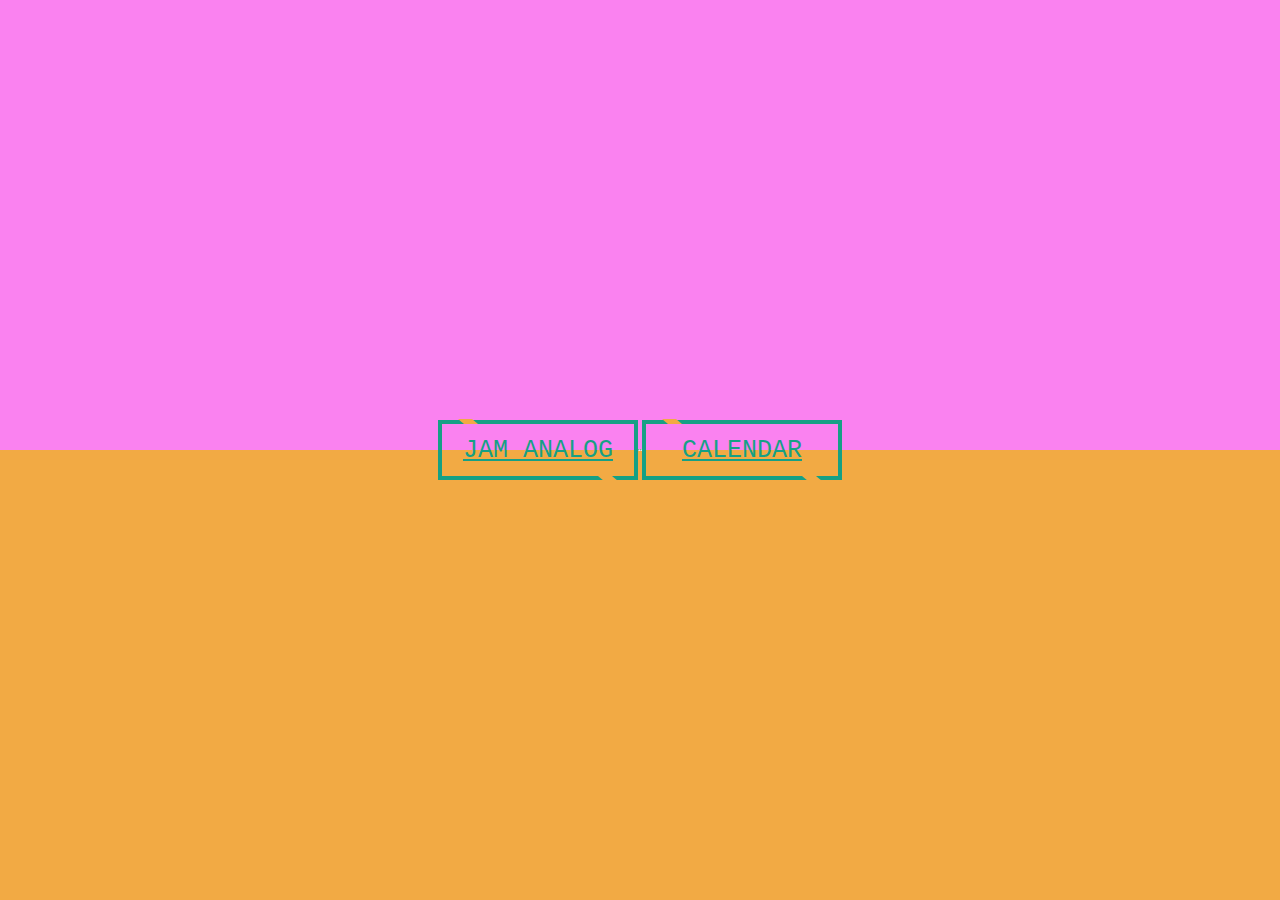
<file: index.html>
<!DOCTYPE html>
<html lang="en">
<head>
    <meta charset="UTF-8">
    <meta name="viewport" content="width=device-width, initial-scale=1.0">
    <meta http-equiv="X-UA-Compatible" content="IE=edge">
    <title>Buttoon Keren dengan HTML, CSS, JAVASCRIPT</title>
    <link rel="stylesheet" href="style.css">
</head>
<body>
    <button id="btn"><a href="clock/index.html">Jam Analog</a></button><hr><hr>
    <button id="btn"><a href="calendar/index.html">Calendar</a></button>
</body>
</html>
</file>
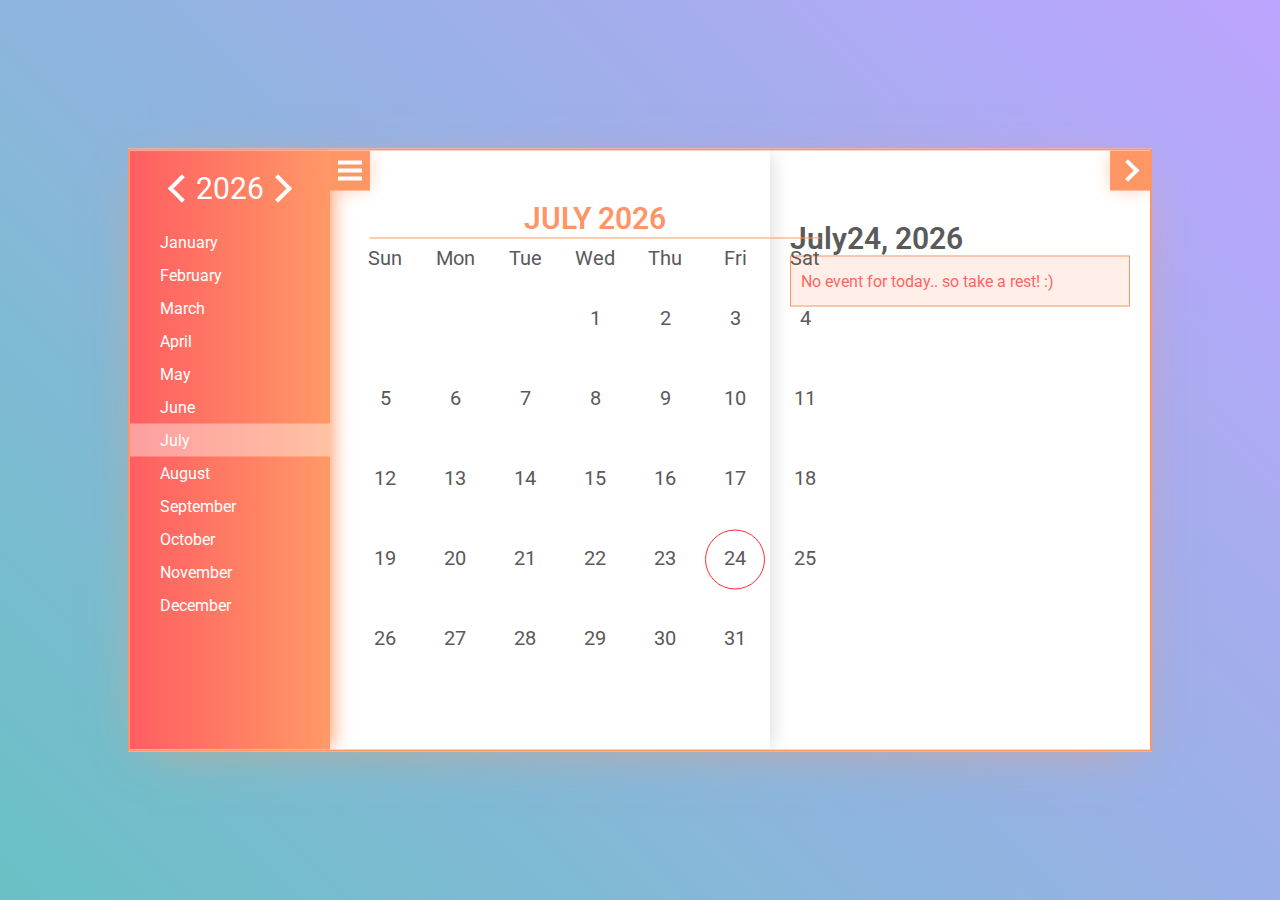
<file: calendar/index.html>
<!DOCTYPE html>
<html lang="en">
<head>
    <meta charset="UTF-8">
    <meta name="viewport" content="width=device-width, initial-scale=1.0">
    <title>Calendar Event Using HTML, CSS and JAVASCRIPT</title>
    <link rel="stylesheet" href="style.css">
    <link rel="stylesheet" href="evo-calendar.min.css">
    <link rel="stylesheet" href="evo-calendar.orange-coral.min.css">
    <link rel="preconnect" href="https://fonts.googleapis.com">
    <link rel="preconnect" href="https://fonts.gstatic.com" crossorigin>
    <link href="https://fonts.googleapis.com/css2?family=Roboto:wght@300&display=swap" rel="stylesheet">
</head>
<body>
    <div class="hero">
        <div id="calendar"></div>
    </div>

    <!-- Add jQuery library (required) -->
    <script src="https://cdn.jsdelivr.net/npm/jquery@3.4.1/dist/jquery.min.js"></script>
    <script src="evo-calendar.min.js"></script>
    <script>
        // Initialize evo-calendar in your script file or an inline <script> tag
        $(document).ready(function() {
            $('#calendar').evoCalendar({
                theme: "Orange Coral",
                calendarEvents: [
                    {
                        id: 'bHay68s', // Event's ID (required)
                        name: "New Year", // Event name (required)
                        date: "January/1/2023", // Event date (required)
                        type: "holiday", // Event type (required)
                        everyYear: true // Same event every year (optional)
                    },
                    {
                        name: "Vacation Leave",
                        badge: "02/13 - 02/15", // Event badge (optional)
                        date: ["February/13/2023", "February/15/2023"], // Date range
                        description: "Vacation leave for 3 days.", // Event description (optional)
                        type: "event",
                        color: "#63d867" // Event custom color (optional)
                    },
                    {
                        id: 'libur1',
                        badge: "tidak boleh merayakan",
                        name: "Natal",
                        date: "December/25/2023",
                        description: "Hari Lebaran Orang Kristen",
                        type: "holiday",
                        color: "#000000",
                        everyYear: true
                    },
                    {
                        id: 'libur2',
                        badge: "Libur sehari doang !",
                        name: "Cuti Bersama",
                        date: "December/26/2023",
                        description: "Liburan Orang Kristen",
                        type: "event",
                        color: "#63d867"
                    }
                ]
            })
        })
    </script>
    
</body>
</html>
</file>
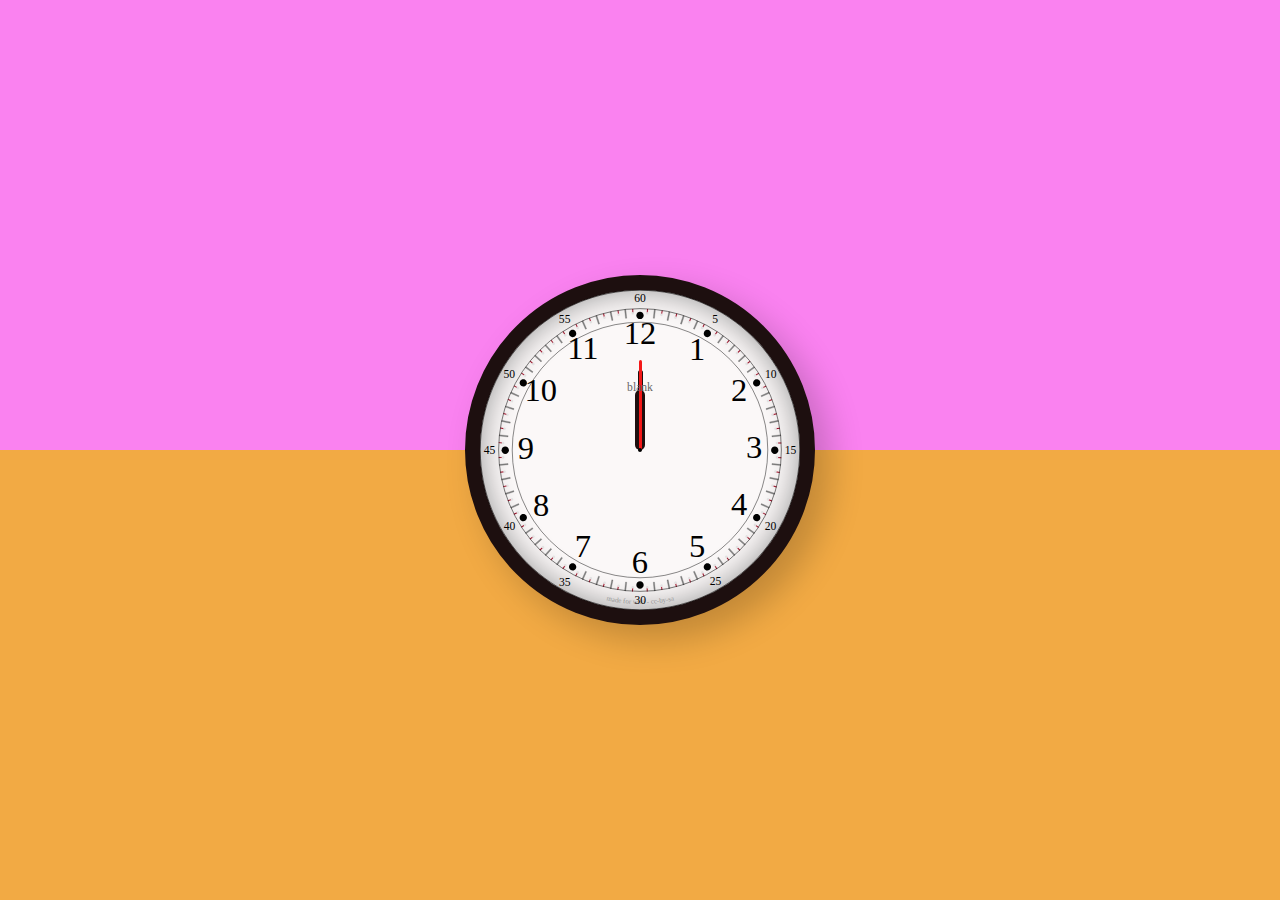
<file: clock/index.html>
<!DOCTYPE html>
<html lang="en">
<head>
    <meta charset="UTF-8">
    <meta http-equiv="X-UA-Compatible" content="IE=edge">
    <meta name="viewport" content="width=device-width, initial-scale=1.0">
    <title>Jam Analog</title>
    <link rel="stylesheet" href="style.css">
</head>
<body>
    <div class="clock">
        <div class="hour hand" id="hour"></div>
        <div class="minute hand" id="minute"></div>
        <div class="seconds hand" id="seconds"></div>
        <img src="jam.svg" alt="clock">
        <script src="script.js"></script>
    </div>
</body>
</html>
</file>
<file: style.css>
*{
    margin: 0;
    padding: 0;
    font-family: 'Courier New', Courier, monospace;
}

body{
    background: linear-gradient(to bottom, #fa82f0 50%, #f2aa44 50%);
    /* background: linear-gradient(45deg, #6ac1c5, #bda5ff); */
    height: 100vh;
    align-items: center;
    display: flex;
    justify-content: center;
}

#btn{
    width: 200px;
    height: 60px;
    background: none;
    border: 4px solid;
    color: #16a085;
    font-size: 20px;
    cursor: pointer;
    text-transform: uppercase;
    position: relative;
}

a{
    color: #16a085;
    font-size: 25px;
}

#btn::before,#btn::after{
    content: "";
    position: absolute;
    width: 14px;
    height: 5px;
    background-color: #f2aa44;
    transform: skew(50deg);
    transition: 0.7s linear;
}

#btn::before{
    top: -5px;
    left: 10%;
}

#btn::after{
    bottom: -5px;
    right: 10%;
}

#btn:hover::before{
    left: 80%;
}

#btn:hover::after{
    right: 80%;
}

#btn:hover{
    box-shadow: 2px 2px 2px rgb(22, 160, 133);
}
</file>
<file: calendar/style.css>
*{
    margin: 0;
    padding: 0;
    font-family: 'Roboto', sans-serif;
}

.hero{
    width: 100%;
    height: 100%;
    background: linear-gradient(45deg, #6ac1c5, #bda5ff);
    /* position: relative; */
    position: absolute;
}

#calendar{
    width: 80%;
    position: absolute;
    /* position: relative; */
    top: 50%;
    left: 50%;
    transform: translate(-50%, -50%);
}
</file>
<file: clock/style.css>
*{
    padding: 0;
    margin: 0;
    box-sizing: border-box;
}

body{
    height: 100vh;
    background: linear-gradient(to bottom, #fa82f0 50%, #f2aa44 50%);
}

img{
    position: relative;
    height: 320px;
    width: 320px;
}

.hand{
    position: absolute;
    background-color: #1d0f0f;
    margin: auto;
    left: 0;
    right: 0;
    border-radius: 5px;
    transform-origin: bottom;
}

.hour{
    height: 60px;
    width: 10px;
    top: 100px;
}

.minute{
    height: 80px;
    width: 5px;
    top: 80px;
}

.seconds{
    height: 90px;
    width: 3px;
    top: 70px;
    background-color: #f31818;
}

.clock{
    background: #fbf8f8;
    height: 320px;
    width: 320px;
    position: absolute;
    transform: translate(-50%, -50%);
    top: 50%;
    left: 50%;
    box-sizing: content-box;
    border-radius: 50%;
    border: 15px solid #1d0f0f;
    box-shadow: 15px 15px 35px rgba(0, 0, 0, 0.2), inset 0 0 30px rgba(0, 0, 0, 0.4);
}
</file>
<file: calendar/evo-calendar.min.css>
/*!
 * Evo Calendar - Simple and Modern-looking Event Calendar Plugin
 *
 * Licensed under the MIT License
 *
 * Version: 1.1.2
 * Author: Edlyn Villegas
 * Docs: https://edlynvillegas.github.com/evo-calendar
 * Repo: https://github.com/edlynvillegas/evo-calendar
 * Issues: https://github.com/edlynvillegas/evo-calendar/issues
 *
*/
*,::after,::before{-webkit-box-sizing:border-box;box-sizing:border-box}html,body{padding:0;margin:0}body{font-family:'Source Sans Pro'}input:focus,textarea:focus,button:focus{outline:none}.evo-calendar{position:relative;background-color:#fbfbfb;color:#5a5a5a;width:100%;-webkit-box-shadow:0 10px 50px -20px #8773c1;box-shadow:0 10px 50px -20px #8773c1;margin:0 auto;overflow:hidden;z-index:1}.calendar-sidebar{position:absolute;margin-top:0;width:200px;height:100%;float:left;background-color:#8773c1;color:#fff;z-index:1;-webkit-box-shadow:5px 0 18px -3px #8773c1;box-shadow:5px 0 18px -3px #8773c1;-webkit-transition:all .3s ease;-o-transition:all .3s ease;transition:all .3s ease;-webkit-transform:translateX(0);-ms-transform:translateX(0);transform:translateX(0);z-index:2}.sidebar-hide .calendar-sidebar{-webkit-transform:translateX(-100%);-ms-transform:translateX(-100%);transform:translateX(-100%);-webkit-box-shadow:none;box-shadow:none}.calendar-sidebar>span#sidebarToggler{position:absolute;width:40px;height:40px;top:0;right:0;-webkit-transform:translate(100%,0);-ms-transform:translate(100%,0);transform:translate(100%,0);background-color:#8773c1;padding:10px 8px;cursor:pointer;-webkit-box-shadow:5px 0 18px -3px #8773c1;box-shadow:5px 0 18px -3px #8773c1}.calendar-sidebar>.calendar-year{padding:20px;text-align:center}.calendar-sidebar>.calendar-year>p{margin:0;font-size:30px;display:inline-block}.calendar-sidebar>.calendar-year>button.icon-button{display:inline-block;width:20px;height:20px;overflow:visible}.calendar-sidebar>.calendar-year>button.icon-button>span{border-right:4px solid #fff;border-bottom:4px solid #fff;width:100%;height:100%}.calendar-sidebar>.calendar-year>img[year-val="prev"]{float:left}.calendar-sidebar>.calendar-year>img[year-val="next"]{float:right}.calendar-sidebar>.month-list::-webkit-scrollbar{width:5px;height:5px}.calendar-sidebar>.month-list::-webkit-scrollbar-track{background:transparent}.calendar-sidebar>.month-list::-webkit-scrollbar-thumb{background:#fff;border-radius:5px}.calendar-sidebar>.month-list::-webkit-scrollbar-thumb:hover{background:#d6c8ff}.calendar-sidebar>.month-list>.calendar-months{list-style-type:none;margin:0;padding:0}.calendar-sidebar>.month-list>.calendar-months>li{padding:7px 30px;cursor:pointer;font-size:16px}.calendar-sidebar>.month-list>.calendar-months>li:hover{background-color:#a692e0}.calendar-sidebar>.month-list>.calendar-months>li.active-month{background-color:#755eb5}.calendar-inner{position:relative;padding:40px 30px;float:left;width:100%;max-width:calc(100% - 600px);margin-left:200px;background-color:#fff;-webkit-box-shadow:5px 0 18px -3px rgba(0,0,0,.15);box-shadow:5px 0 18px -3px rgba(0,0,0,.15);-webkit-transition:all .3s ease;-o-transition:all .3s ease;transition:all .3s ease;z-index:1}.calendar-inner::after{content:none;position:absolute;top:0;left:0;width:100%;height:100%;background-color:rgba(83,74,109,.5)}.sidebar-hide .calendar-inner{max-width:calc(100% - 400px);margin-left:0}.event-hide .calendar-inner{max-width:calc(100% - 200px)}.event-hide.sidebar-hide .calendar-inner{max-width:100%}.calendar-inner .calendar-table{border-collapse:collapse;font-size:20px;width:100%;-webkit-user-select:none;-moz-user-select:none;-ms-user-select:none;user-select:none}th[colspan="7"]{position:relative;text-align:center;text-transform:uppercase;font-weight:600;font-size:30px;color:#8773c1}th[colspan="7"]::after{content:'';position:absolute;bottom:-3px;left:50%;width:50px;height:5px;-webkit-transform:translateX(-50%);-ms-transform:translateX(-50%);transform:translateX(-50%);background-color:rgba(135,115,193,.15)}tr.calendar-header .calendar-header-day{padding:10px;text-align:center;color:#5a5a5a}tr.calendar-body .calendar-day{padding:10px 0}tr.calendar-body .calendar-day .day{position:relative;padding:15px;height:60px;width:60px;margin:0 auto;border-radius:50%;text-align:center;color:#5a5a5a;border:1px solid transparent;-webkit-transition:all .3s ease,-webkit-transform .5s ease;transition:all .3s ease,-webkit-transform .5s ease;-o-transition:all .3s ease,transform .5s ease;transition:all .3s ease,transform .5s ease;transition:all .3s ease,transform .5s ease,-webkit-transform .5s ease;cursor:pointer}tr.calendar-body .calendar-day .day:hover{background-color:#dadada}tr.calendar-body .calendar-day .day:active{-webkit-transform:scale(.9);-ms-transform:scale(.9);transform:scale(.9)}tr.calendar-body .calendar-day .day.calendar-active,tr.calendar-body .calendar-day .day.calendar-active:hover{color:#5a5a5a;border-color:rgba(0,0,0,.5)}tr.calendar-body .calendar-day .day.calendar-today{color:#fff;background-color:#8773c1}tr.calendar-body .calendar-day .day.calendar-today:hover{color:#fff;background-color:#755eb5}tr.calendar-body .calendar-day .day[disabled]{pointer-events:none;cursor:not-allowed;background-color:transparent;color:#b9b9b9}.calendar-events{position:absolute;top:0;right:0;width:400px;height:100%;padding:70px 30px 60px 30px;background-color:#fbfbfb;-webkit-transition:all .3s ease;-o-transition:all .3s ease;transition:all .3s ease;overflow-y:auto;z-index:0}.calendar-events::-webkit-scrollbar{width:5px;height:5px}.calendar-events::-webkit-scrollbar-track{background:transparent}.calendar-events::-webkit-scrollbar-thumb{background:#8e899c;border-radius:5px}.calendar-events::-webkit-scrollbar-thumb:hover{background:#6c6875}.calendar-events>.event-header>p{font-size:30px;font-weight:600;color:#5a5a5a}#eventListToggler{position:absolute;width:40px;height:40px;top:0;right:0;background-color:#8773c1;padding:10px;cursor:pointer;-webkit-box-shadow:5px 0 18px -3px #8773c1;box-shadow:5px 0 18px -3px #8773c1;z-index:1}.event-list::after{content:"";clear:both;display:table}.event-list>.event-empty{padding:15px 10px;background-color:rgba(135,115,193,.15);border:1px solid #8773c1}.event-list>.event-empty>p{margin:0;color:#755eb5}.event-container{position:relative;display:flex;width:100%;border-radius:10px;margin-bottom:10px;-webkit-transition:all .3s ease;-o-transition:all .3s ease;transition:all .3s ease;cursor:pointer;float:left}.event-container::before{content:'';position:absolute;top:0;left:0;width:2px;height:100%;transform:translate(29px,30px);background-color:#eaeaea;z-index:-1}.event-container:last-child.event-container::before{height:30px;transform:translate(29px,0)}.event-container:only-child.event-container::before{height:0;opacity:0}.event-container:hover{background-color:#fff;-webkit-box-shadow:0 3px 12px -4px rgba(0,0,0,.65);box-shadow:0 3px 12px -4px rgba(0,0,0,.65)}.event-container>.event-icon{position:relative;padding:20px;width:60px;height:60px;float:left}.event-container>.event-icon>img{width:30px}.event-container>.event-info{align-self:center;width:calc(100% - 60px);display:inline-block;padding:10px 10px 10px 0}.event-container>.event-info>p{margin:0;color:#5a5a5a}.event-container>.event-info>p.event-title{position:relative;font-size:22px;font-weight:600}.event-container>.event-info>p.event-title>span{position:absolute;top:50%;right:0;font-size:12px;font-weight:400;color:#755eb5;border:1px solid #755eb5;border-radius:3px;background-color:rgb(237 234 246);padding:3px 6px;transform:translateY(-50%)}.event-container>.event-info>p.event-desc{font-size:14px;margin-top:5px}.event-indicator{position:absolute;width:-moz-max-content;width:-webkit-fit-content;width:-moz-fit-content;width:fit-content;top:100%;left:50%;-webkit-transform:translate(-50%,calc(-100% + -5px));-ms-transform:translate(-50%,calc(-100% + -5px));transform:translate(-50%,calc(-100% + -5px))}.event-indicator>.type-bullet{float:left;padding:2px}.event-indicator>.type-bullet>div{width:10px;height:10px;border-radius:50%}.event-container>.event-icon>div{width:100%;height:100%;border-radius:50%}.event-container>.event-icon>div[class^="event-bullet-"],.event-indicator>.type-bullet>div[class^="type-"]{background-color:#8773c1}.event-container>.event-icon>div.event-bullet-event,.event-indicator>.type-bullet>div.type-event{background-color:#ff7575}.event-container>.event-icon>div.event-bullet-holiday,.event-indicator>.type-bullet>div.type-holiday{background-color:#ffc107}.event-container>.event-icon>div.event-bullet-birthday,.event-indicator>.type-bullet>div.type-birthday{background-color:#3ca8ff}button.icon-button{border:none;background-color:transparent;width:100%;height:100%;padding:0;cursor:pointer}button.icon-button>span.bars{position:relative;width:100%;height:4px;display:block;background-color:#fff}button.icon-button>span.bars::before,button.icon-button>span.bars::after{content:'';position:absolute;width:100%;height:4px;display:block;background-color:#fff}button.icon-button>span.bars::before{top:-8px}button.icon-button>span.bars::after{bottom:-8px}button.icon-button>span.chevron-arrow-left{display:inline-block;border-right:6px solid #fff;border-bottom:6px solid #fff;width:18px;height:18px;-webkit-transform:rotate(-225deg);-ms-transform:rotate(-225deg);transform:rotate(-225deg)}button.icon-button>span.chevron-arrow-right{display:block;border-right:4px solid #fff;border-bottom:4px solid #fff;width:16px;height:16px;-webkit-transform:rotate(-45deg);-ms-transform:rotate(-45deg);transform:rotate(-45deg)}@media screen and (max-width:1280px){.calendar-inner{padding:50px 20px 70px 20px;max-width:calc(100% - 580px)}.sidebar-hide .calendar-inner{max-width:calc(100% - 380px)}tr.calendar-header .calendar-header-day,tr.calendar-body .calendar-day{padding:10px 5px}.calendar-events{width:380px;padding:70px 20px 60px 20px}}@media screen and (max-width:1024px){.calendar-sidebar{width:175px}.calendar-inner{padding:50px 10px 70px 10px;max-width:calc(100% - 475px);margin-left:175px}.sidebar-hide .calendar-inner{max-width:calc(100% - 300px)}.event-hide .calendar-inner{max-width:calc(100% - 175px)}.calendar-events{width:300px;padding:70px 10px 60px 10px}tr.calendar-body .calendar-day .day{padding:10px;height:45px;width:45px;font-size:16px}.event-indicator>.type-bullet>div{width:8px;height:8px;border-radius:50%}.calendar-sidebar>span#sidebarToggler,#eventListToggler{width:50px;height:50px}#eventListToggler,.event-hide #eventListToggler{right:0;-webkit-transform:translateX(0);-ms-transform:translateX(0);transform:translateX(0)}button.icon-button>span.bars{height:5px}button.icon-button>span.bars::before,button.icon-button>span.bars::after{height:5px}button.icon-button>span.bars::before{top:-10px}button.icon-button>span.bars::after{bottom:-10px}button.icon-button>span.chevron-arrow-right{border-right-width:5px;border-bottom-width:5px;width:20px;height:20px}.event-container::before{transform:translate(24px,25px)}.event-container:last-child.event-container::before{height:25px;transform:translate(24px,0)}.event-container>.event-icon{padding:15px;width:50px;height:50px}.event-container>.event-icon::before{left:24px}.event-container>.event-info{width:calc(100% - 50px)}.event-container>.event-info>p{font-size:18px}}@media screen and (max-width:991px){.calendar-sidebar{width:150px}.calendar-inner{padding:50px 10px 70px 10px;max-width:calc(100% - 425px);margin-left:150px}.sidebar-hide .calendar-inner{max-width:calc(100% - 275px)}.event-hide .calendar-inner{max-width:calc(100% - 150px)}.calendar-events{width:275px;padding:70px 10px 60px 10px}}@media screen and (max-width:768px){.calendar-sidebar{width:180px}.calendar-inner{padding:50px 10px 70px 10px;max-width:100%;margin-left:0}.sidebar-hide .calendar-inner,.event-hide .calendar-inner{max-width:100%}.calendar-inner::after{content:'';opacity:1}.sidebar-hide.event-hide .calendar-inner::after{content:none;opacity:0}.event-indicator{-webkit-transform:translate(-50%,calc(-100% + -3px));-ms-transform:translate(-50%,calc(-100% + -3px));transform:translate(-50%,calc(-100% + -3px))}.event-indicator>.type-bullet{padding:0 1px 3px 1px}.calendar-events{width:48%;padding:70px 20px 60px 20px;-webkit-box-shadow:-5px 0 18px -3px rgba(135,115,193,.5);box-shadow:-5px 0 18px -3px rgba(135,115,193,.5);z-index:1}.event-hide .calendar-events{-webkit-transform:translateX(100%);-ms-transform:translateX(100%);transform:translateX(100%);-webkit-box-shadow:none;box-shadow:none}#eventListToggler{right:48%;-webkit-transform:translateX(100%);-ms-transform:translateX(100%);transform:translateX(100%)}.event-hide #eventListToggler{-webkit-transform:translateX(0);-ms-transform:translateX(0);transform:translateX(0)}.calendar-events>.event-list{margin-top:20px}.calendar-sidebar>.calendar-year>button.icon-button{width:16px;height:16px}.calendar-sidebar>.calendar-year>button.icon-button>span{border-right-width:2px;border-bottom-width:2px}.calendar-sidebar>.calendar-year>p{font-size:22px}.calendar-sidebar>.month-list>.calendar-months>li{padding:6px 26px}.calendar-events>.event-header>p{margin:0}.event-container>.event-info>p.event-title{font-size:20px}.event-container>.event-info>p.event-desc{font-size:12px}}@media screen and (max-width:768px) and (min-width:426px){.event-container>.event-info>p.event-title{font-size:18px}}@media screen and (max-width:425px){.calendar-sidebar{width:100%}.sidebar-hide .calendar-sidebar{height:43px}.sidebar-hide .calendar-sidebar{-webkit-transform:translateX(0);-ms-transform:translateX(0);transform:translateX(0);-webkit-box-shadow:none;box-shadow:none}.calendar-sidebar>.calendar-year{position:relative;padding:10px 20px;text-align:center;background-color:#8773c1;-webkit-box-shadow:0 3px 8px -3px rgba(53,43,80,.65);box-shadow:0 3px 8px -3px rgba(53,43,80,.65)}.calendar-sidebar>.calendar-year>button.icon-button{width:14px;height:14px}.calendar-sidebar>.calendar-year>button.icon-button>span{border-right-width:3px;border-bottom-width:3px}.calendar-sidebar>.calendar-year>p{font-size:18px;margin:0 10px}.calendar-sidebar>.month-list{position:relative;width:100%;height:calc(100% - 43px);overflow-y:auto;background-color:#8773c1;-webkit-transform:translateY(0);-ms-transform:translateY(0);transform:translateY(0);z-index:-1}.sidebar-hide .calendar-sidebar>.month-list{-webkit-transform:translateY(-100%);-ms-transform:translateY(-100%);transform:translateY(-100%)}.calendar-sidebar>.month-list>.calendar-months{position:absolute;top:0;left:0;width:100%;list-style-type:none;margin:0;padding:0;padding:10px}.calendar-sidebar>.month-list>.calendar-months::after{content:"";clear:both;display:table}.calendar-sidebar>.month-list>.calendar-months>li{padding:10px 20px;font-size:20px}.calendar-sidebar>span#sidebarToggler{-webkit-transform:translate(0,0);-ms-transform:translate(0,0);transform:translate(0,0);top:0;bottom:unset;-webkit-box-shadow:none;box-shadow:none}th[colspan="7"]::after{bottom:0}.calendar-inner{margin-left:0;padding:53px 0 40px 0;float:unset}.calendar-inner::after{content:none;opacity:0}.sidebar-hide .calendar-inner,.event-hide .calendar-inner,.calendar-inner{max-width:100%}.calendar-sidebar>span#sidebarToggler,#eventListToggler{width:40px;height:40px}button.icon-button>span.chevron-arrow-right{border-right-width:4px;border-bottom-width:4px;width:18px;height:18px;-webkit-transform:translateX(-3px) rotate(-45deg);-ms-transform:translateX(-3px) rotate(-45deg);transform:translateX(-3px) rotate(-45deg)}button.icon-button>span.bars,button.icon-button>span.bars::before,button.icon-button>span.bars::after{height:4px}button.icon-button>span.bars::before{top:-8px}button.icon-button>span.bars::after{bottom:-8px}tr.calendar-header .calendar-header-day{padding:0}tr.calendar-body .calendar-day{padding:8px 0}tr.calendar-body .calendar-day .day{padding:10px;width:40px;height:40px;font-size:16px}.event-indicator{-webkit-transform:translate(-50%,calc(-100% + -3px));-ms-transform:translate(-50%,calc(-100% + -3px));transform:translate(-50%,calc(-100% + -3px))}.event-indicator>.type-bullet{padding:1px}.event-indicator>.type-bullet>div{width:6px;height:6px}.event-indicator{-webkit-transform:translate(-50%,0);-ms-transform:translate(-50%,0);transform:translate(-50%,0)}tr.calendar-body .calendar-day .day.calendar-today .event-indicator,tr.calendar-body .calendar-day .day.calendar-active .event-indicator{-webkit-transform:translate(-50%,3px);-ms-transform:translate(-50%,3px);transform:translate(-50%,3px)}.calendar-events{position:relative;padding:20px 15px;width:100%;height:185px;-webkit-box-shadow:0 5px 18px -3px rgba(0,0,0,.15);box-shadow:0 5px 18px -3px rgba(0,0,0,.15);overflow-y:auto;z-index:0}.event-hide .calendar-events{-webkit-transform:translateX(0);-ms-transform:translateX(0);transform:translateX(0);padding:0 15px;height:0}.calendar-events>.event-header>p{font-size:20px}.event-list>.event-empty{padding:10px}.event-container::before{transform:translate(21.5px,25px)}.event-container:last-child.event-container::before{height:22.5px;transform:translate(21.5px,0)}.event-container>.event-icon{width:45px;height:45px}.event-container>.event-icon::before{left:21px}.event-container:last-child>.event-icon::before{height:50%}.event-container>.event-info{width:calc(100% - 45px)}.event-hide #eventListToggler,#eventListToggler{top:calc(100% - 185px);right:0;-webkit-transform:translate(0,-100%);-ms-transform:translate(0,-100%);transform:translate(0,-100%)}.event-hide #eventListToggler{top:100%}#eventListToggler button.icon-button>span.chevron-arrow-right{position:relative;display:inline-block;-webkit-transform:translate(0,-3px) rotate(45deg);-ms-transform:translate(0,-3px) rotate(45deg);transform:translate(0,-3px) rotate(45deg)}}@media screen and (max-width:375px){th[colspan="7"]{font-size:20px;padding-bottom:5px}tr.calendar-header .calendar-header-day{font-size:16px}tr.calendar-body .calendar-day .day{padding:5px;width:30px;height:30px;font-size:14px}}
</file>
<file: calendar/evo-calendar.orange-coral.min.css>
/*!
 * Evo Calendar - Simple and Modern-looking Event Calendar Plugin
 *
 * Licensed under the MIT License
 * 
 * Version: 1.1.2
 * Author: Edlyn Villegas
 * Docs: https://edlynvillegas.github.com/evo-calendar
 * Repo: https://github.com/edlynvillegas/evo-calendar
 * Issues: https://github.com/edlynvillegas/evo-calendar/issues
 * 
*/
.orange-coral{-webkit-box-shadow:0 10px 50px -20px rgb(255,153,102,.65);box-shadow:0 10px 50px -20px rgb(255,153,102,.65);border:2px solid #fc9567}.orange-coral .calendar-sidebar{background:#fc9567;background:-o-linear-gradient(left,#ff5e62,#ff9966);background:-webkit-gradient(linear,left top,right top,from(#ff5e62),to(#ff9966));background:linear-gradient(to right,#ff5e62,#ff9966);-webkit-box-shadow:5px 0 18px -3px rgb(255,152,101);box-shadow:5px 0 18px -3px rgb(255,152,101)}.orange-coral.sidebar-hide .calendar-sidebar{-webkit-box-shadow:none;box-shadow:none}.orange-coral .calendar-sidebar>.month-list::-webkit-scrollbar-thumb:hover{background:#ffd3bd}.orange-coral .calendar-sidebar>.month-list>.calendar-months>li:hover{background-color:rgba(255,255,255,.2)}.orange-coral .calendar-sidebar>.month-list>.calendar-months>li.active-month{background-color:rgba(255,255,255,.4)}.orange-coral .calendar-sidebar>span#sidebarToggler,.orange-coral #eventListToggler{background-color:#ff9665;-webkit-box-shadow:0 0 18px -3px rgb(255,153,102,.65);box-shadow:0 0 18px -3px rgb(255,153,102,.65)}.orange-coral th[colspan="7"]{position:relative;font-size:30px;color:#fc9567}.orange-coral th[colspan="7"]::after{content:'';display:block;width:92%;height:1px;margin:0 auto;background:#f96}.orange-coral tr.calendar-body .calendar-day .day:hover{background-color:rgba(255,153,102,.32);color:#ff6363}.orange-coral tr.calendar-body .calendar-day .day.calendar-today{background:#f96;background:-o-linear-gradient(left,#ff5e62,#ff9966);background:-webkit-gradient(linear,left top,right top,from(#ff5e62),to(#ff9966));background:linear-gradient(to right,#ff5e62,#ff9966)}.orange-coral tr.calendar-body .calendar-day .day.calendar-active,.orange-coral tr.calendar-body .calendar-day .day.calendar-active:hover{border-color:#ff2b30}.orange-coral tr.calendar-body .calendar-day .day.calendar-today:hover{color:#fff}.orange-coral .calendar-events{background-color:#fff}.orange-coral .calendar-events::-webkit-scrollbar-thumb{background:#fc9567;border-radius:5px}.orange-coral .calendar-events::-webkit-scrollbar-thumb:hover{background:#dc855e}.orange-coral .event-container>.event-icon>div.event-bullet-event,.orange-coral .event-indicator>.type-bullet>div.type-event{background-color:#ff4d55}.orange-coral .event-list>.event-empty{background-color:rgba(255,150,101,.15);border:1px solid #ff9665}.orange-coral .event-list>.event-empty>p{color:#ff6663}.orange-coral .event-container>.event-info>p.event-title>span{color:#ff9665;background-color:rgba(255,150,101,.15);border:1px solid #ff9665}@media only screen and (max-width:768px){.orange-coral .calendar-inner::after{background-color:rgba(160,131,119,.5)}.orange-coral .calendar-events{-webkit-box-shadow:-5px 0 18px -3px rgba(255,152,101,.5);box-shadow:-5px 0 18px -3px rgba(255,152,101,.5)}.orange-coral.event-hide .calendar-events{-webkit-box-shadow:none;box-shadow:none}}@media screen and (max-width:425px){.orange-coral .calendar-sidebar>.calendar-year{background:#fc9567;background:-o-linear-gradient(left,#ff7b64,#f96);background:-webkit-gradient(linear,left top,right top,from(#ff7b64),to(#f96));background:linear-gradient(to right,#ff7b64,#f96);-webkit-box-shadow:0 5px 18px -3px rgba(152,91,61,.65);box-shadow:0 3px 8px -3px rgba(152,91,61,.65)}.orange-coral .calendar-sidebar>.month-list{background:-o-linear-gradient(left,#ff5e62,#f96);background:-webkit-gradient(linear,left top,right top,from(#ff5e62),to(#f96));background:linear-gradient(to right,#ff5e62,#f96)}}
</file>
